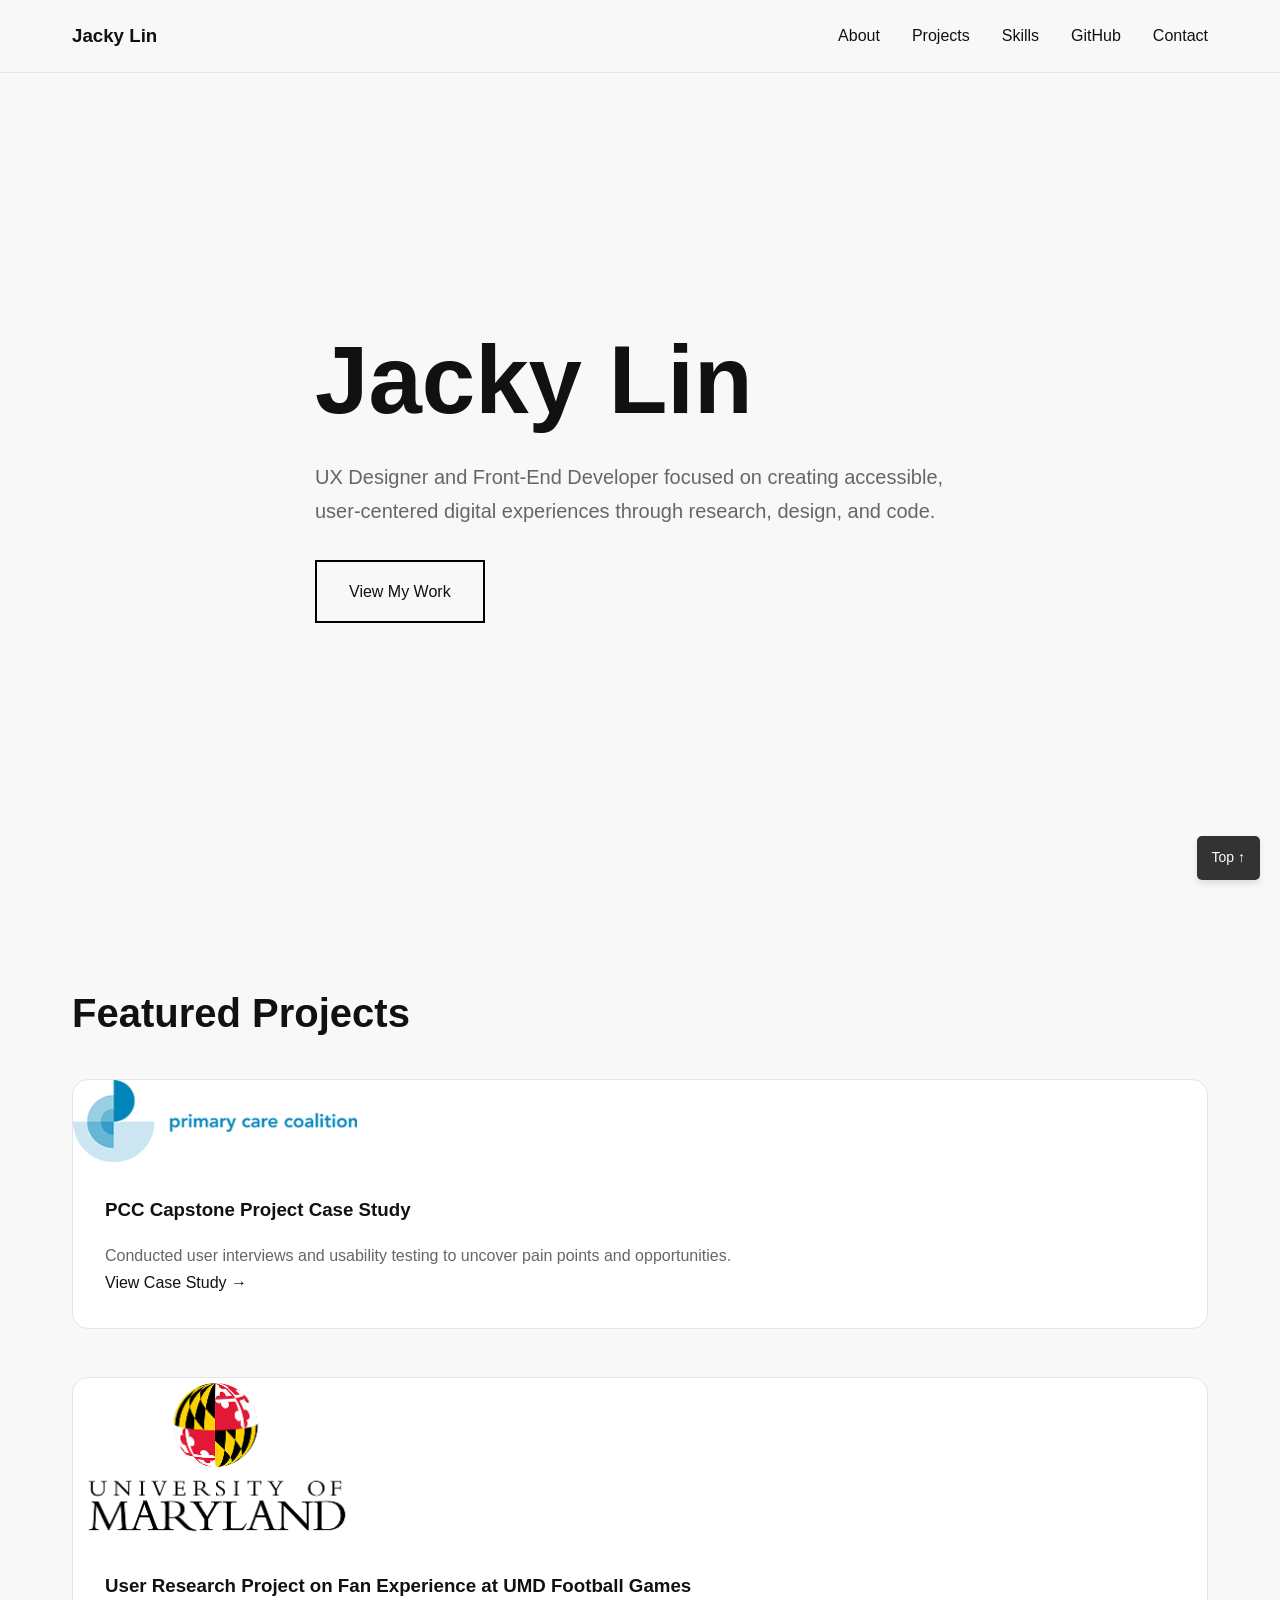
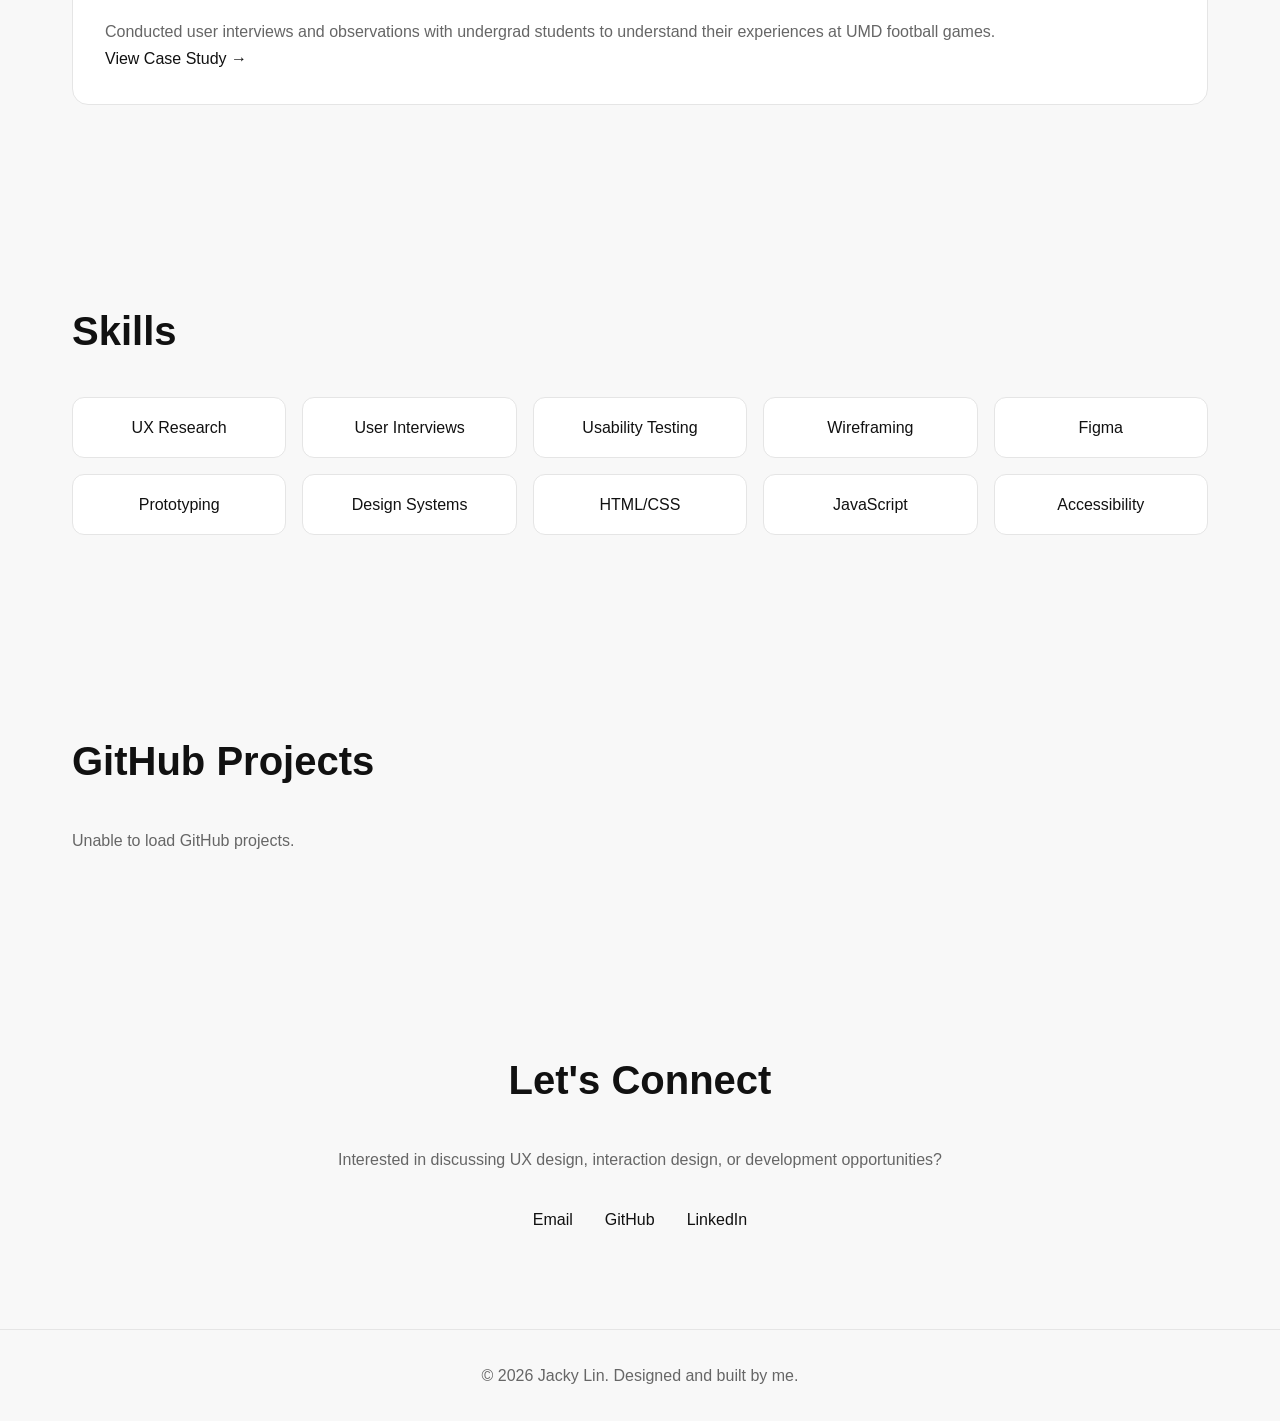
<file: index.html>
<!DOCTYPE html>
<html lang="en">
<head>
  <meta charset="UTF-8">
  <meta name="viewport" content="width=device-width, initial-scale=1.0">
  <title>Jacky Lin | UX Designer</title>

  <link rel="stylesheet" href="style.css">
</head>

<body>

<header>
  <div class="container">
    <nav>
      <h3>Jacky Lin</h3>

      <ul>
        <li><a href="about.html">About</a></li>
        <li><a href="#projects">Projects</a></li>
        <li><a href="#skills">Skills</a></li>
        <li><a href="#github">GitHub</a></li>
        <li><a href="#contact">Contact</a></li>
      </ul>
    </nav>
  </div>
</header>

<section class="hero">

  <div class="container">

    <h1>Jacky Lin</h1>

    <p>
      UX Designer and Front-End Developer focused on creating
      accessible, user-centered digital experiences through
      research, design, and code.
    </p>

    <a href="#projects" class="btn">
      View My Work
    </a>

  </div>

</section>

<section id="projects">

  <div class="container">

    <h2>Featured Projects</h2>

    <div class="project-grid">

      <article class="project">

        <img src="image 1.png" alt="Project One">

        <div class="project-content">

          <h3>PCC Capstone Project Case Study</h3>

          <p>
            Conducted user interviews and usability testing
            to uncover pain points and opportunities.
          </p>

          <a href="case study 1.html">
            View Case Study →
          </a>

        </div>

      </article>

      <article class="project">

        <img src="image 2.png" alt="Project Two">

        <div class="project-content">

          <h3>User Research Project on Fan Experience at UMD Football Games</h3>

          <p>
            Conducted user interviews and observations with undergrad students
            to understand their experiences at UMD football games.
          </p>

          <a href="case study 2.html">
            View Case Study →
          </a>

        </div>

      </article>

    </div>

  </div>

</section>

<section id="skills">

  <div class="container">

    <h2>Skills</h2>

    <div class="skills-grid">

      <div class="skill">UX Research</div>
      <div class="skill">User Interviews</div>
      <div class="skill">Usability Testing</div>
      <div class="skill">Wireframing</div>
      <div class="skill">Figma</div>
      <div class="skill">Prototyping</div>
      <div class="skill">Design Systems</div>
      <div class="skill">HTML/CSS</div>
      <div class="skill">JavaScript</div>
      <div class="skill">Accessibility</div>

    </div>

  </div>

</section>

<section id="github">

  <div class="container">

    <h2>GitHub Projects</h2>

    <div id="repo-list" class="repo-grid">
      <p>Loading projects...</p>
    </div>

  </div>

</section>

<section id="contact">

  <div class="container contact">

    <h2>Let's Connect</h2>

    <p>
      Interested in discussing UX design,
      interaction design, or development opportunities?
    </p>

    <div class="contact-links">

      <a href="mailto:jackylin5451@yahoo.com" target="_blank">
        Email
      </a>

      <a href="https://github.com/JackyLin22" target="_blank">
        GitHub
      </a>

      <a href="https://www.linkedin.com/in/jacky-lin-2741b41a3/" target="_blank">
        LinkedIn
      </a>

    </div>

  </div>

</section>

<!-- Floating Back to Top Link -->
<a href="#top" class="back-to-top">Top ↑</a>

<footer>
  <p>© 2026 Jacky Lin. Designed and built by me.</p>
</footer>

<script src="script.js"></script>

</body>
</html>
</file>
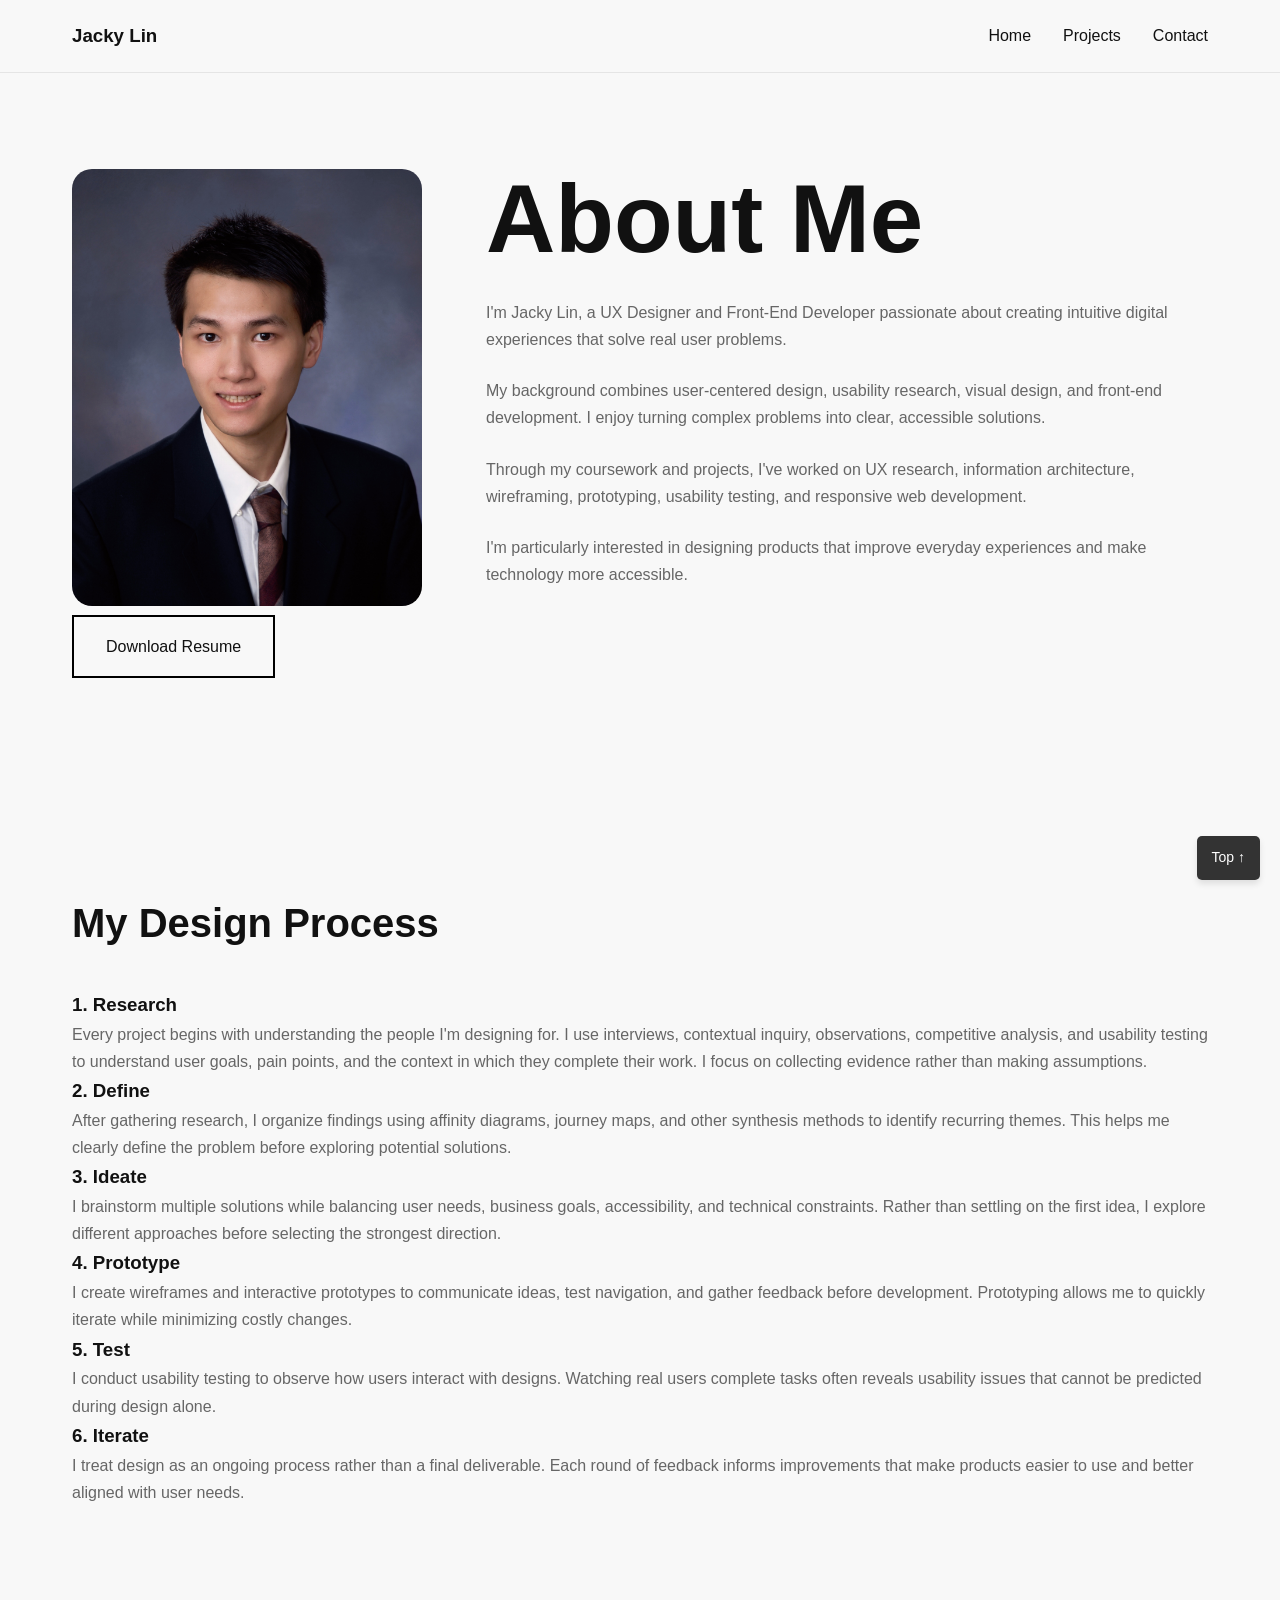
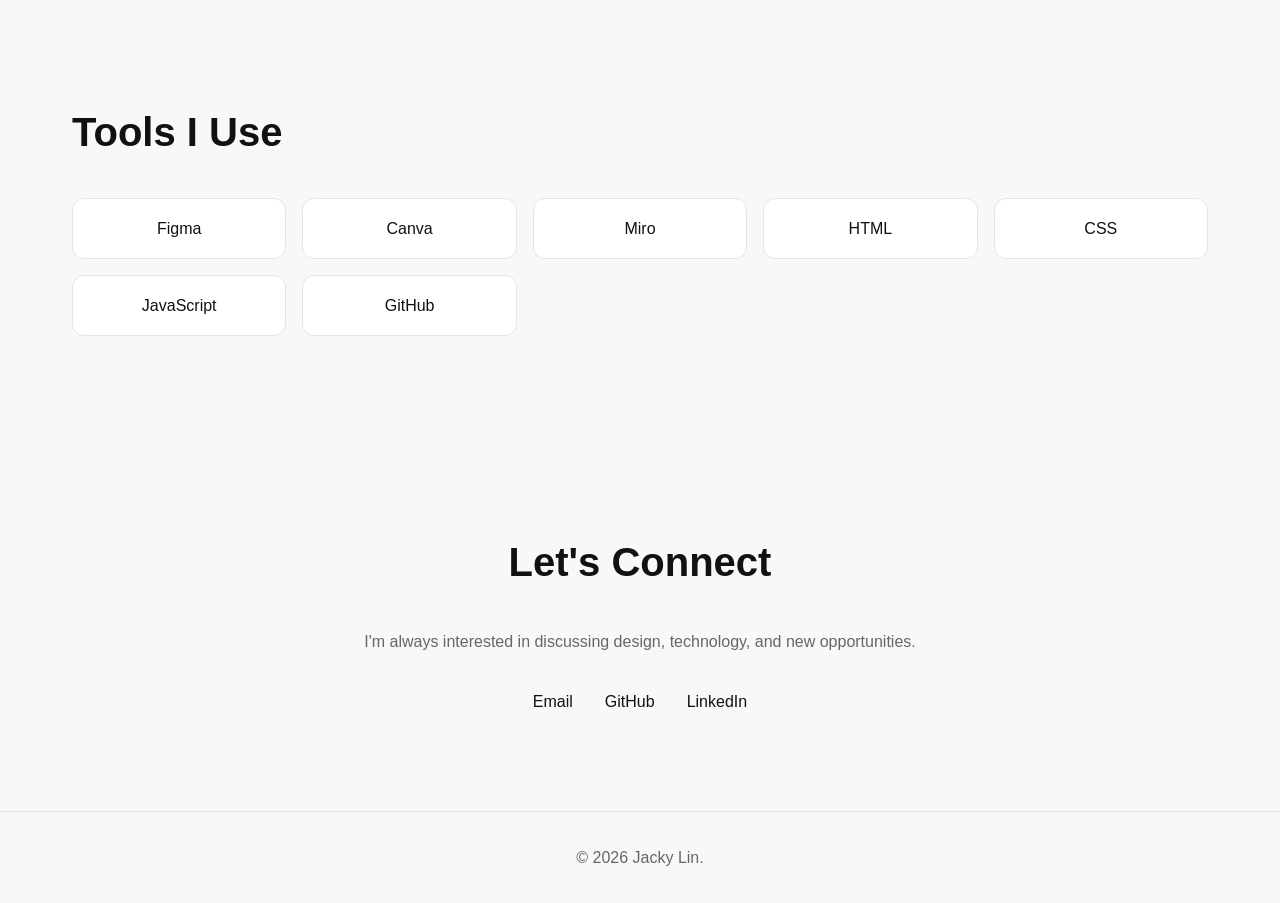
<file: about.html>
<!doctype html>
<html lang="en">
  <head>
    <meta charset="UTF-8" />
    <meta name="viewport" content="width=device-width, initial-scale=1.0" />

    <title>About | Jacky Lin</title>

    <link rel="stylesheet" href="style.css" />
  </head>

  <body>
    <header>
      <div class="container">
        <nav>
          <h3>
            <a href="index.html">Jacky Lin</a>
          </h3>

          <ul>
            <li><a href="index.html">Home</a></li>
            <li><a href="index.html#projects">Projects</a></li>
            <li><a href="index.html#contact">Contact</a></li>
          </ul>
        </nav>
      </div>
    </header>

    <section class="about-page">
      <div class="container">
        <div class="about-grid">
          <div class="about-image">
            <img src="IMG_0485.jpeg" alt="Jacky Lin" />
          </div>

          <div class="about-content">
            <h1>About Me</h1>

            <p>
              I'm Jacky Lin, a UX Designer and Front-End Developer passionate
              about creating intuitive digital experiences that solve real user
              problems.
            </p>

            <p>
              My background combines user-centered design, usability research,
              visual design, and front-end development. I enjoy turning complex
              problems into clear, accessible solutions.
            </p>

            <p>
              Through my coursework and projects, I've worked on UX research,
              information architecture, wireframing, prototyping, usability
              testing, and responsive web development.
            </p>

            <p>
              I'm particularly interested in designing products that improve
              everyday experiences and make technology more accessible.
            </p>
          </div>
        </div>

        <a href="Jacky Lin Resume.pdf" class="btn" target="_blank">
          Download Resume
        </a>
      </div>
    </section>

    <section>
      <div class="container">
        <h2>My Design Process</h2>

        <div class="process-grid">
          <div class="process-card">
            <h3>1. Research</h3>

            <p>
              Every project begins with understanding the people I'm designing
              for. I use interviews, contextual inquiry, observations,
              competitive analysis, and usability testing to understand user
              goals, pain points, and the context in which they complete their
              work. I focus on collecting evidence rather than making
              assumptions.
            </p>
          </div>

          <div class="process-card">
            <h3>2. Define</h3>

            <p>
              After gathering research, I organize findings using affinity
              diagrams, journey maps, and other synthesis methods to identify
              recurring themes. This helps me clearly define the problem before
              exploring potential solutions.
            </p>
          </div>

          <div class="process-card">
            <h3>3. Ideate</h3>

            <p>
              I brainstorm multiple solutions while balancing user needs,
              business goals, accessibility, and technical constraints. Rather
              than settling on the first idea, I explore different approaches
              before selecting the strongest direction.
            </p>
          </div>

          <div class="process-card">
            <h3>4. Prototype</h3>

            <p>
              I create wireframes and interactive prototypes to communicate
              ideas, test navigation, and gather feedback before development.
              Prototyping allows me to quickly iterate while minimizing costly
              changes.
            </p>
          </div>

          <div class="process-card">
            <h3>5. Test</h3>

            <p>
              I conduct usability testing to observe how users interact with
              designs. Watching real users complete tasks often reveals
              usability issues that cannot be predicted during design alone.
            </p>
          </div>

          <div class="process-card">
            <h3>6. Iterate</h3>

            <p>
              I treat design as an ongoing process rather than a final
              deliverable. Each round of feedback informs improvements that make
              products easier to use and better aligned with user needs.
            </p>
          </div>
        </div>
      </div>
    </section>

    <section>
      <div class="container">
        <h2>Tools I Use</h2>

        <div class="skills-grid">
          <div class="skill">Figma</div>
          <div class="skill">Canva</div>
          <div class="skill">Miro</div>
          <div class="skill">HTML</div>
          <div class="skill">CSS</div>
          <div class="skill">JavaScript</div>
          <div class="skill">GitHub</div>
        </div>
      </div>
    </section>

    <section class="contact">
      <div class="container">
        <h2>Let's Connect</h2>

        <p>
          I'm always interested in discussing design, technology, and new
          opportunities.
        </p>

        <div class="contact-links">
          <a href="mailto:jackylin5451@yahoo.com" target="_blank"> Email </a>

          <a href="https://github.com/JackyLin22" target="_blank"> GitHub </a>

          <a
            href="https://www.linkedin.com/in/jacky-lin-2741b41a3/"
            target="_blank"
          >
            LinkedIn
          </a>
        </div>
      </div>
    </section>

    <!-- Floating Back to Top Link -->
    <a href="#top" class="back-to-top">Top ↑</a>

    <footer>
      <p>© 2026 Jacky Lin.</p>
    </footer>
  </body>
</html>
</file>
<file: style.css>
:root {
  --bg: #f8f8f8;
  --text: #111;
  --secondary: #666;
  --border: #e5e5e5;
}

* {
  margin: 0;
  padding: 0;
  box-sizing: border-box;
}

html {
  scroll-behavior: smooth;
}

body {
  font-family:
    Inter,
    -apple-system,
    BlinkMacSystemFont,
    sans-serif;
  background: var(--bg);
  color: var(--text);
  line-height: 1.7;
}

.container {
  max-width: 1200px;
  margin: auto;
  padding: 0 2rem;
}

section {
  padding: 6rem 0;
}

h1 {
  font-size: clamp(3rem, 8vw, 6rem);
  line-height: 1;
  margin-bottom: 1rem;
}

h2 {
  font-size: 2.5rem;
  margin-bottom: 2rem;
}

p {
  color: var(--secondary);
}

a {
  text-decoration: none;
  color: inherit;
}

header {
  position: sticky;
  top: 0;
  background: rgba(248, 248, 248, 0.95);
  backdrop-filter: blur(10px);
  border-bottom: 1px solid var(--border);
}

nav {
  display: flex;
  justify-content: space-between;
  align-items: center;
  padding: 1.25rem 0;
}

nav ul {
  display: flex;
  list-style: none;
  gap: 2rem;
}

.hero {
  min-height: 90vh;
  display: flex;
  align-items: center;
}

.hero p {
  max-width: 650px;
  margin: 2rem 0;
  font-size: 1.25rem;
}

.btn {
  display: inline-block;
  padding: 1rem 2rem;
  border: 2px solid black;
  transition: 0.3s;
}

.btn:hover {
  background: black;
  color: white;
}

.project-grid {
  display: grid;
  gap: 3rem;
}

.project {
  background: white;
  border-radius: 16px;
  overflow: hidden;
  border: 1px solid var(--border);
}

.project img {
  width: 25%;
  display: block;
}

.project-content {
  padding: 2rem;
}

.project-content h3 {
  margin-bottom: 1rem;
}

.skills-grid {
  display: grid;
  grid-template-columns: repeat(auto-fit, minmax(180px, 1fr));
  gap: 1rem;
}

.skill {
  background: white;
  border: 1px solid var(--border);
  padding: 1rem;
  text-align: center;
  border-radius: 12px;
}

.repo-grid {
  display: grid;
  grid-template-columns: repeat(auto-fit, minmax(300px, 1fr));
  gap: 1.5rem;
}

.repo-card {
  background: white;
  padding: 1.5rem;
  border-radius: 16px;
  border: 1px solid var(--border);
  transition: 0.3s;
}

.repo-card:hover {
  transform: translateY(-5px);
}

.contact {
  text-align: center;
}

.contact-links {
  display: flex;
  justify-content: center;
  gap: 2rem;
  margin-top: 2rem;
  flex-wrap: wrap;
}

footer {
  text-align: center;
  padding: 2rem;
  border-top: 1px solid var(--border);
}

.about-page {
  min-height: 80vh;
}

.about-grid {
  display: grid;
  grid-template-columns: 350px 1fr;
  gap: 4rem;
  align-items: center;
}

.about-image img {
  width: 100%;
  border-radius: 20px;
}

.about-content h1 {
  margin-bottom: 2rem;
}

.about-content p {
  margin-bottom: 1.5rem;
}

.case-study-hero {
  padding-top: 8rem;
}

.eyebrow {
  text-transform: uppercase;
  letter-spacing: 2px;
  font-size: 0.85rem;
  margin-bottom: 1rem;
}

.hero-description {
  max-width: 700px;
  font-size: 1.2rem;
  margin-top: 2rem;
}

.case-study-grid {
  display: grid;
  grid-template-columns: repeat(auto-fit, minmax(250px, 1fr));
  gap: 2rem;
}

.narrow {
  max-width: 800px;
}

.case-list {
  margin-top: 1rem;
  margin-left: 1.5rem;
}

.case-list li {
  margin-bottom: 1rem;
}

.case-image {
  display: flex;
  width: 100%;
  margin: 2.5rem 0;
  border-radius: 16px;
  border: 1px solid var(--border);
  box-shadow: 0 12px 30px rgba(0, 0, 0, 0.08);
  cursor: zoom-in;
  transition:
    transform 0.35s ease,
    box-shadow 0.35s ease;
}

.case-image:hover {
  transform: translateY(-6px);
  box-shadow: 0 20px 45px rgba(0, 0, 0, 0.12);
}

.image-caption {
  font-size: 0.95rem;
  color: var(--secondary);
  text-align: center;
  margin-top: -1.5rem;
  margin-bottom: 3rem;
  font-style: italic;
}

.insight-card {
  background: white;
  padding: 2rem;
  border-radius: 16px;
  border: 1px solid var(--border);
  margin-bottom: 2rem;
}

/* Enables smooth sliding animation */
html {
  scroll-behavior: smooth;
}

/* Pins the button to the bottom-right corner */
.back-to-top {
  position: fixed;
  bottom: 20px;
  right: 20px;
  background-color: #333;
  color: #fff;
  padding: 10px 15px;
  text-decoration: none;
  border-radius: 5px;
  font-family: sans-serif;
  font-size: 14px;
  box-shadow: 0 4px 6px rgba(0, 0, 0, 0.1);
}

/* Simple hover effect */
.back-to-top:hover {
  background-color: #555;
}

/* ===========================
   IMAGE LIGHTBOX
=========================== */

.lightbox {
  position: fixed;

  inset: 0;

  background: rgba(0, 0, 0, 0.9);

  display: none;

  justify-content: center;

  align-items: center;

  flex-direction: column;

  padding: 2rem;

  z-index: 9999;
}

.lightbox.active {
  display: flex;
}

.lightbox-image {
  max-width: 95%;

  max-height: 85vh;

  border-radius: 12px;

  box-shadow: 0 20px 50px rgba(0, 0, 0, 0.4);

  animation: zoomIn 0.25s ease;
}

.close-lightbox {
  position: absolute;

  top: 25px;

  right: 40px;

  font-size: 3rem;

  color: white;

  cursor: pointer;

  transition: 0.2s;
}

.close-lightbox:hover {
  transform: scale(1.2);
}

#lightbox-caption {
  color: white;

  margin-top: 1.5rem;

  text-align: center;

  max-width: 800px;
}

.case-image {
  cursor: zoom-in;
}

@keyframes zoomIn {
  from {
    transform: scale(0.85);

    opacity: 0;
  }

  to {
    transform: scale(1);

    opacity: 1;
  }
}

@media (max-width: 768px) {
  nav {
    flex-direction: column;
    gap: 1rem;
  }

  nav ul {
    flex-wrap: wrap;
    justify-content: center;
  }

  section {
    padding: 4rem 0;
  }

  h2 {
    font-size: 2rem;
  }

  .about-grid {
    grid-template-columns: 1fr;
  }
}
</file>
